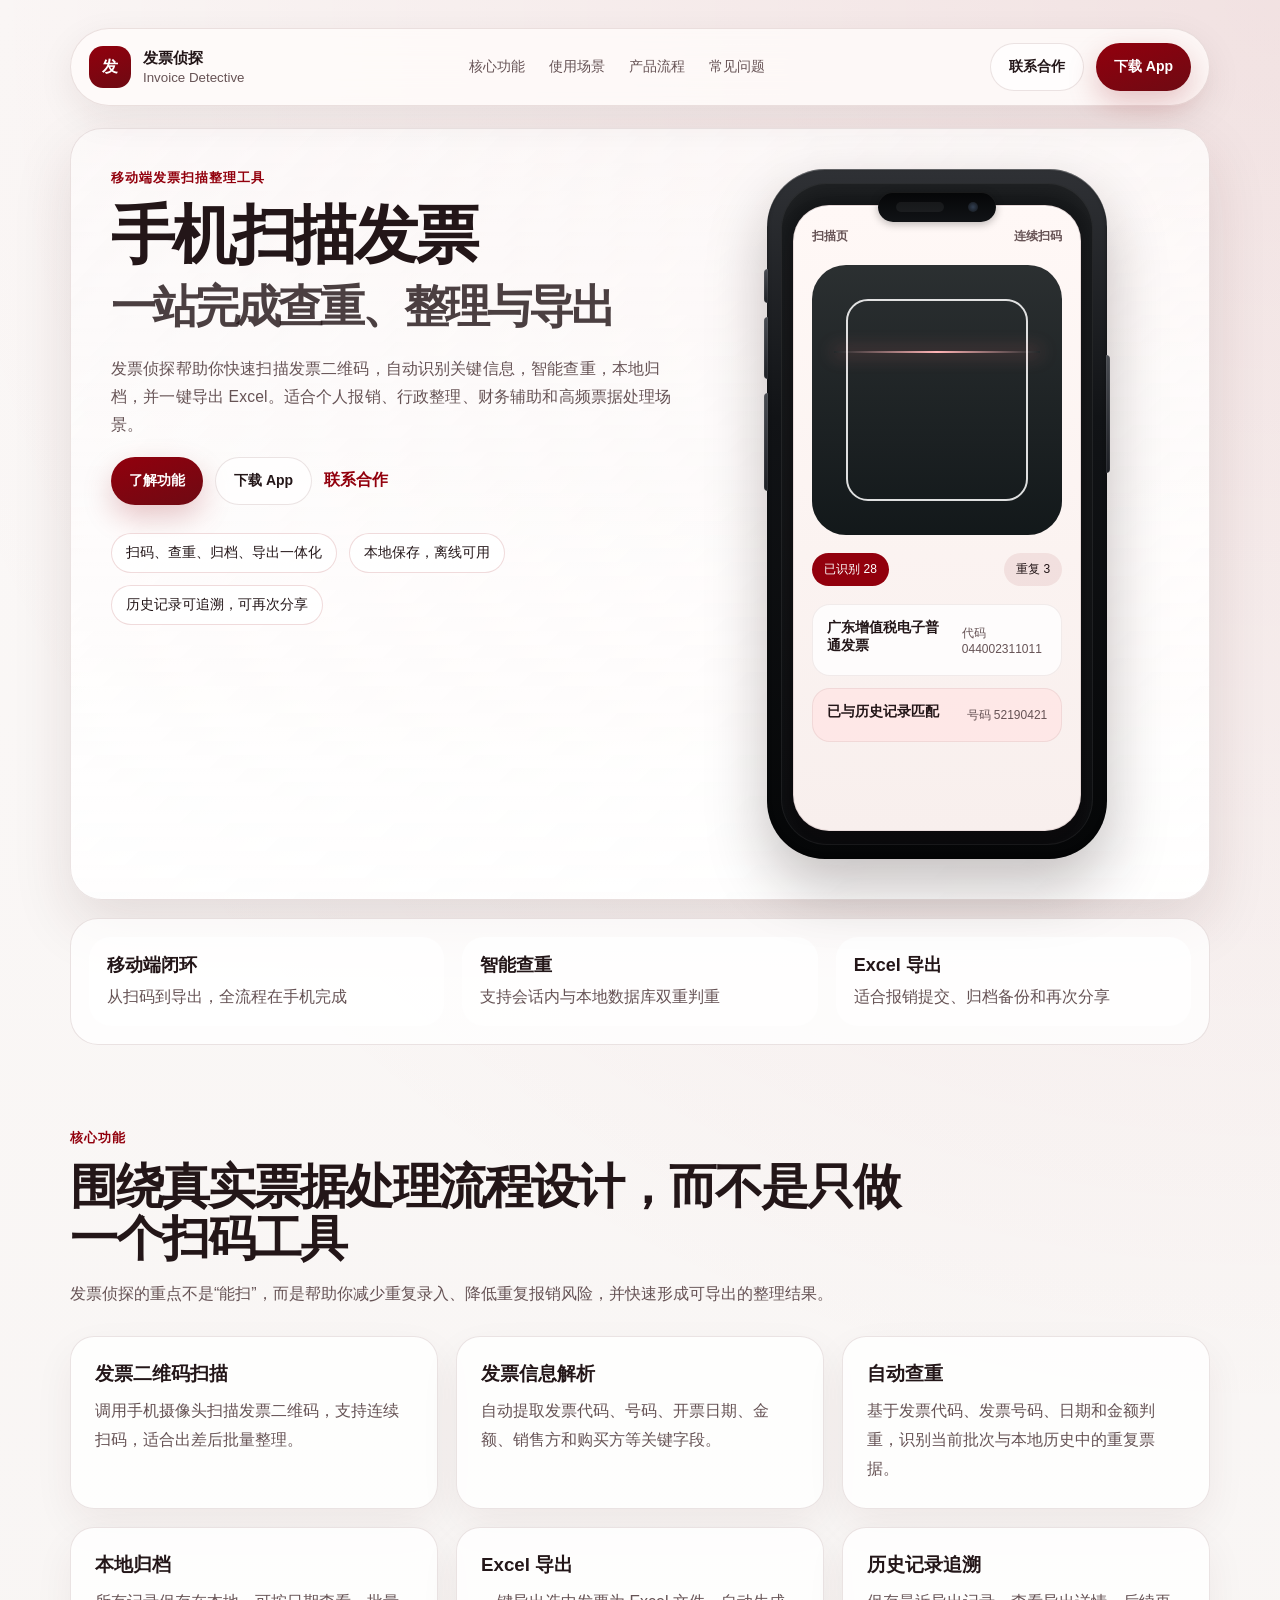
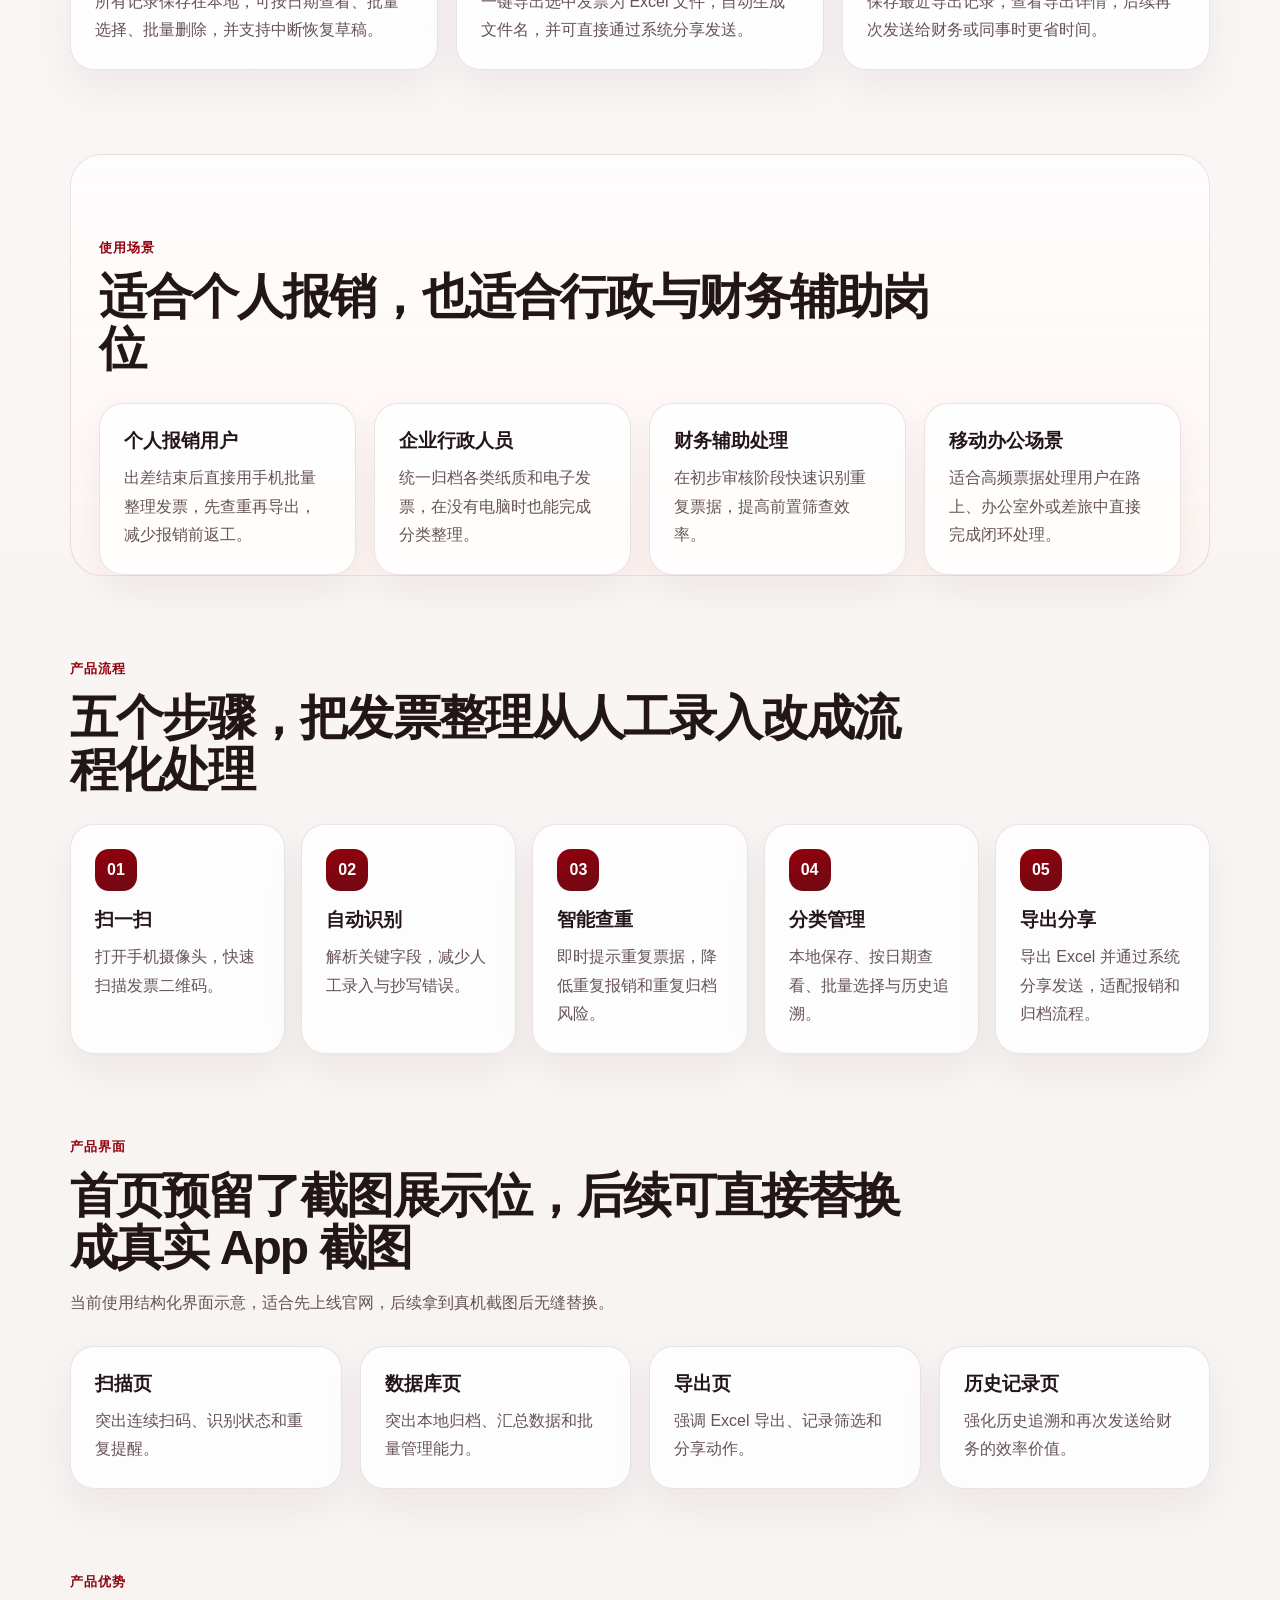
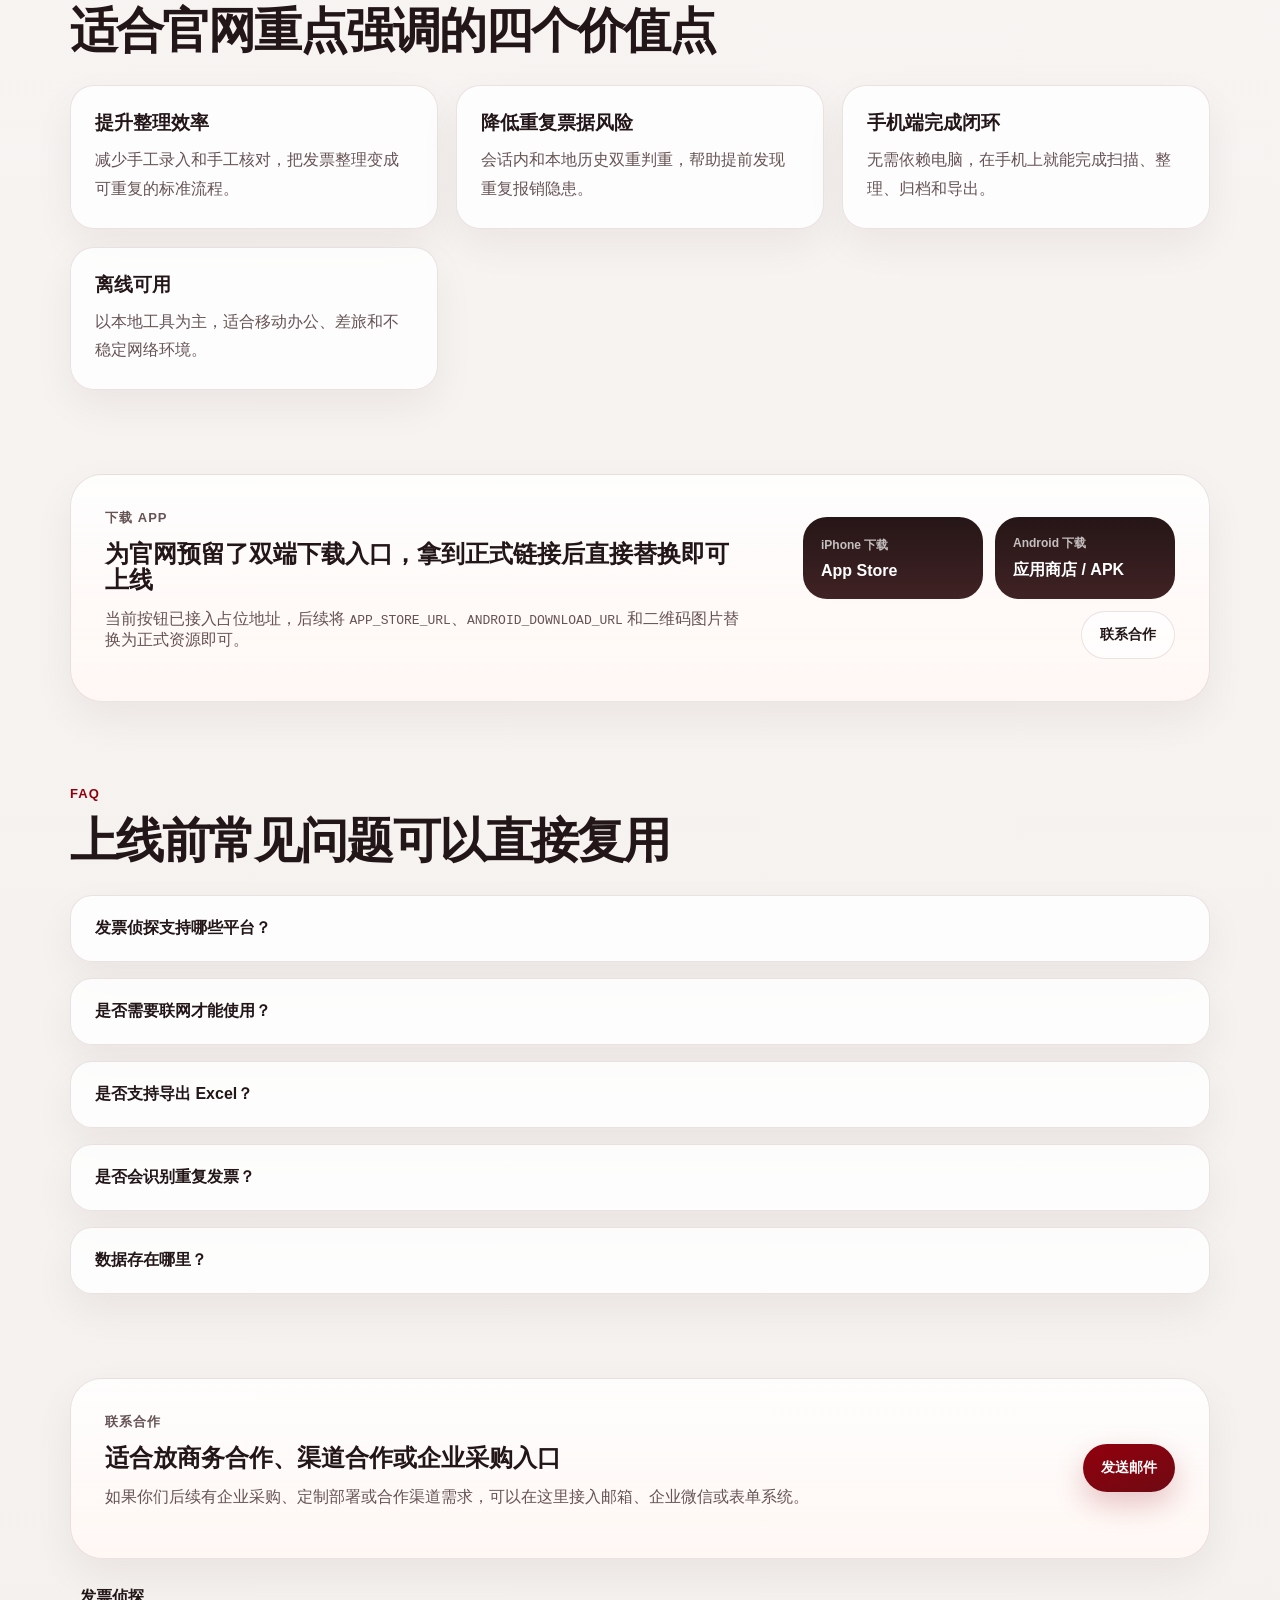
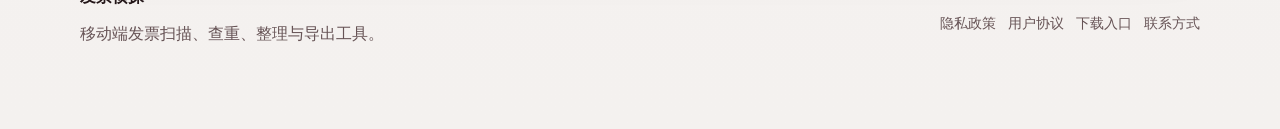
<file: index.html>
<!DOCTYPE html>
<html lang="zh-CN">
  <head>
    <meta charset="UTF-8" />
    <meta http-equiv="X-UA-Compatible" content="IE=edge" />
    <meta name="viewport" content="width=device-width, initial-scale=1.0" />
    <title>发票侦探 | 手机端发票扫描、查重、整理与 Excel 导出</title>
    <meta
      name="description"
      content="发票侦探是一款移动端发票管理 App，支持发票二维码扫描、信息识别、重复发票检测、本地归档、Excel 导出和历史记录查看，帮助个人与企业高效完成发票整理与报销准备。"
    />
    <meta
      name="keywords"
      content="发票扫描app,发票识别app,发票查重工具,发票整理软件,发票导出Excel,手机发票管理工具,报销发票整理app,发票归档工具,移动端发票扫描软件"
    />
    <meta name="author" content="发票侦探" />
    <meta name="robots" content="index,follow" />
    <meta property="og:type" content="website" />
    <meta property="og:title" content="发票侦探 | 手机端发票扫描、查重、整理与 Excel 导出" />
    <meta
      property="og:description"
      content="用手机快速扫描发票二维码，自动识别关键信息，智能查重，本地归档，并一键导出 Excel。"
    />
    <meta property="og:locale" content="zh_CN" />
    <meta property="og:site_name" content="发票侦探" />
    <meta name="theme-color" content="#92000D" />
    <link rel="canonical" href="https://www.example.com/" />
    <link rel="icon" href="./favicon.svg" type="image/svg+xml" />
    <link rel="stylesheet" href="./styles.css" />
    <link rel="preload" href="./styles.css" as="style" />
    <script type="application/ld+json">
      {
        "@context": "https://schema.org",
        "@type": "SoftwareApplication",
        "name": "发票侦探",
        "applicationCategory": "BusinessApplication",
        "operatingSystem": "iOS, Android",
        "description": "支持发票二维码扫描、发票信息识别、重复检测、本地归档、Excel 导出和历史记录管理的移动端发票整理工具。",
        "offers": {
          "@type": "Offer",
          "price": "0",
          "priceCurrency": "CNY"
        },
        "featureList": [
          "发票二维码扫描",
          "自动识别关键信息",
          "重复发票检测",
          "本地保存与归档",
          "Excel 导出与分享",
          "历史导出记录追溯"
        ]
      }
    </script>
    <script type="application/ld+json">
      {
        "@context": "https://schema.org",
        "@type": "FAQPage",
        "mainEntity": [
          {
            "@type": "Question",
            "name": "发票侦探支持哪些平台？",
            "acceptedAnswer": {
              "@type": "Answer",
              "text": "当前支持 iOS 和 Android 移动端，适合在手机上完成发票扫描、查重、整理与导出。"
            }
          },
          {
            "@type": "Question",
            "name": "是否支持导出 Excel？",
            "acceptedAnswer": {
              "@type": "Answer",
              "text": "支持。你可以将选中的发票记录导出为 Excel 文件，并通过系统分享功能发送给同事或财务。"
            }
          },
          {
            "@type": "Question",
            "name": "数据存在哪里？",
            "acceptedAnswer": {
              "@type": "Answer",
              "text": "当前以本地存储为主，适合离线整理、历史追溯和日常报销准备，不主打云端协作或企业级财务系统集成。"
            }
          }
        ]
      }
    </script>
  </head>
  <body>
    <div class="site-shell">
      <header class="topbar">
        <a class="brand" href="#hero" aria-label="发票侦探首页">
          <span class="brand-mark">发</span>
          <span class="brand-text">
            <strong>发票侦探</strong>
            <small>Invoice Detective</small>
          </span>
        </a>
        <nav class="nav" aria-label="主导航">
          <a href="#features">核心功能</a>
          <a href="#scenarios">使用场景</a>
          <a href="#workflow">产品流程</a>
          <a href="#faq">常见问题</a>
        </nav>
        <div class="topbar-actions">
          <a class="ghost-button" href="#contact">联系合作</a>
          <a class="solid-button" href="#download">下载 App</a>
        </div>
      </header>

      <main>
        <section class="hero" id="hero">
          <div class="hero-copy">
            <p class="eyebrow">移动端发票扫描整理工具</p>
            <h1>
              <span class="headline-primary">手机扫描发票</span>
              <span class="headline-secondary">一站完成查重、整理与导出</span>
            </h1>
            <p class="hero-text">
              发票侦探帮助你快速扫描发票二维码，自动识别关键信息，智能查重，本地归档，并一键导出
              Excel。适合个人报销、行政整理、财务辅助和高频票据处理场景。
            </p>
            <div class="cta-group">
              <a class="solid-button" href="#features">了解功能</a>
              <a class="ghost-button" href="#download">下载 App</a>
              <a class="text-link" href="#contact">联系合作</a>
            </div>
            <ul class="trust-points" aria-label="核心卖点">
              <li>扫码、查重、归档、导出一体化</li>
              <li>本地保存，离线可用</li>
              <li>历史记录可追溯，可再次分享</li>
            </ul>
          </div>

          <div class="hero-visual" aria-label="产品界面示意">
            <div class="device-shell hero-device">
              <div class="device-button volume-up"></div>
              <div class="device-button volume-down"></div>
              <div class="device-button action-button"></div>
              <div class="device-power-button"></div>
              <div class="device-bezel">
                <div class="device-island"></div>
                <div class="phone-card phone-scan hero-phone">
                  <div class="phone-header">
                    <span>扫描页</span>
                    <span>连续扫码</span>
                  </div>
                  <div class="scanner-window">
                    <div class="scanner-frame"></div>
                    <div class="scan-line"></div>
                  </div>
                  <div class="invoice-pill-row">
                    <span class="pill active">已识别 28</span>
                    <span class="pill">重复 3</span>
                  </div>
                  <div class="scan-list">
                    <div class="scan-item">
                      <strong>广东增值税电子普通发票</strong>
                      <span>代码 044002311011</span>
                    </div>
                    <div class="scan-item muted">
                      <strong>已与历史记录匹配</strong>
                      <span>号码 52190421</span>
                    </div>
                  </div>
                </div>
              </div>
            </div>
          </div>
        </section>

        <section class="stats-strip" aria-label="官网摘要数据">
          <article>
            <strong>移动端闭环</strong>
            <span>从扫码到导出，全流程在手机完成</span>
          </article>
          <article>
            <strong>智能查重</strong>
            <span>支持会话内与本地数据库双重判重</span>
          </article>
          <article>
            <strong>Excel 导出</strong>
            <span>适合报销提交、归档备份和再次分享</span>
          </article>
        </section>

        <section class="section" id="features">
          <div class="section-heading">
            <p class="eyebrow">核心功能</p>
            <h2>围绕真实票据处理流程设计，而不是只做一个扫码工具</h2>
            <p>
              发票侦探的重点不是“能扫”，而是帮助你减少重复录入、降低重复报销风险，并快速形成可导出的整理结果。
            </p>
          </div>
          <div class="feature-grid">
            <article class="feature-card"><h3>发票二维码扫描</h3><p>调用手机摄像头扫描发票二维码，支持连续扫码，适合出差后批量整理。</p></article>
            <article class="feature-card"><h3>发票信息解析</h3><p>自动提取发票代码、号码、开票日期、金额、销售方和购买方等关键字段。</p></article>
            <article class="feature-card"><h3>自动查重</h3><p>基于发票代码、发票号码、日期和金额判重，识别当前批次与本地历史中的重复票据。</p></article>
            <article class="feature-card"><h3>本地归档</h3><p>所有记录保存在本地，可按日期查看、批量选择、批量删除，并支持中断恢复草稿。</p></article>
            <article class="feature-card"><h3>Excel 导出</h3><p>一键导出选中发票为 Excel 文件，自动生成文件名，并可直接通过系统分享发送。</p></article>
            <article class="feature-card"><h3>历史记录追溯</h3><p>保存最近导出记录，查看导出详情，后续再次发送给财务或同事时更省时间。</p></article>
          </div>
        </section>

        <section class="section soft-panel" id="scenarios">
          <div class="section-heading">
            <p class="eyebrow">使用场景</p>
            <h2>适合个人报销，也适合行政与财务辅助岗位</h2>
          </div>
          <div class="scenario-grid">
            <article class="scenario-card"><h3>个人报销用户</h3><p>出差结束后直接用手机批量整理发票，先查重再导出，减少报销前返工。</p></article>
            <article class="scenario-card"><h3>企业行政人员</h3><p>统一归档各类纸质和电子发票，在没有电脑时也能完成分类整理。</p></article>
            <article class="scenario-card"><h3>财务辅助处理</h3><p>在初步审核阶段快速识别重复票据，提高前置筛查效率。</p></article>
            <article class="scenario-card"><h3>移动办公场景</h3><p>适合高频票据处理用户在路上、办公室外或差旅中直接完成闭环处理。</p></article>
          </div>
        </section>

        <section class="section" id="workflow">
          <div class="section-heading">
            <p class="eyebrow">产品流程</p>
            <h2>五个步骤，把发票整理从人工录入改成流程化处理</h2>
          </div>
          <div class="timeline">
            <article class="timeline-step"><span>01</span><h3>扫一扫</h3><p>打开手机摄像头，快速扫描发票二维码。</p></article>
            <article class="timeline-step"><span>02</span><h3>自动识别</h3><p>解析关键字段，减少人工录入与抄写错误。</p></article>
            <article class="timeline-step"><span>03</span><h3>智能查重</h3><p>即时提示重复票据，降低重复报销和重复归档风险。</p></article>
            <article class="timeline-step"><span>04</span><h3>分类管理</h3><p>本地保存、按日期查看、批量选择与历史追溯。</p></article>
            <article class="timeline-step"><span>05</span><h3>导出分享</h3><p>导出 Excel 并通过系统分享发送，适配报销和归档流程。</p></article>
          </div>
        </section>

        <section class="section showcase-section" id="showcase">
          <div class="section-heading">
            <p class="eyebrow">产品界面</p>
            <h2>首页预留了截图展示位，后续可直接替换成真实 App 截图</h2>
            <p>当前使用结构化界面示意，适合先上线官网，后续拿到真机截图后无缝替换。</p>
          </div>
          <div class="showcase-grid">
            <article class="showcase-card"><h3>扫描页</h3><p>突出连续扫码、识别状态和重复提醒。</p></article>
            <article class="showcase-card"><h3>数据库页</h3><p>突出本地归档、汇总数据和批量管理能力。</p></article>
            <article class="showcase-card"><h3>导出页</h3><p>强调 Excel 导出、记录筛选和分享动作。</p></article>
            <article class="showcase-card"><h3>历史记录页</h3><p>强化历史追溯和再次发送给财务的效率价值。</p></article>
          </div>
        </section>

        <section class="section advantage-section">
          <div class="section-heading">
            <p class="eyebrow">产品优势</p>
            <h2>适合官网重点强调的四个价值点</h2>
          </div>
          <div class="advantage-grid">
            <article class="advantage-card"><h3>提升整理效率</h3><p>减少手工录入和手工核对，把发票整理变成可重复的标准流程。</p></article>
            <article class="advantage-card"><h3>降低重复票据风险</h3><p>会话内和本地历史双重判重，帮助提前发现重复报销隐患。</p></article>
            <article class="advantage-card"><h3>手机端完成闭环</h3><p>无需依赖电脑，在手机上就能完成扫描、整理、归档和导出。</p></article>
            <article class="advantage-card"><h3>离线可用</h3><p>以本地工具为主，适合移动办公、差旅和不稳定网络环境。</p></article>
          </div>
        </section>

        <section class="section download-section" id="download">
          <div class="download-card">
            <div>
              <p class="eyebrow">下载 App</p>
              <h2>为官网预留了双端下载入口，拿到正式链接后直接替换即可上线</h2>
              <p>当前按钮已接入占位地址，后续将 <code>APP_STORE_URL</code>、<code>ANDROID_DOWNLOAD_URL</code> 和二维码图片替换为正式资源即可。</p>
            </div>
            <div class="download-actions">
              <a class="store-button" href="APP_STORE_URL" target="_blank" rel="noreferrer"><span>iPhone 下载</span><strong>App Store</strong></a>
              <a class="store-button" href="ANDROID_DOWNLOAD_URL" target="_blank" rel="noreferrer"><span>Android 下载</span><strong>应用商店 / APK</strong></a>
              <a class="ghost-button" href="#contact">联系合作</a>
            </div>
          </div>
        </section>

        <section class="section faq-section" id="faq">
          <div class="section-heading">
            <p class="eyebrow">FAQ</p>
            <h2>上线前常见问题可以直接复用</h2>
          </div>
          <div class="faq-list">
            <details><summary>发票侦探支持哪些平台？</summary><p>当前支持 iOS 和 Android，重点服务移动端票据扫描、查重、整理与导出场景。</p></details>
            <details><summary>是否需要联网才能使用？</summary><p>产品以本地工具能力为主，官网文案建议强调“本地保存，离线可用”，避免过度承诺云端能力。</p></details>
            <details><summary>是否支持导出 Excel？</summary><p>支持。你可以将选中的发票数据导出为 Excel 文件，并通过系统分享发送给财务或同事。</p></details>
            <details><summary>是否会识别重复发票？</summary><p>支持。系统会基于发票代码、号码、开票日期和金额进行判重，并提示会话内或本地历史中的重复记录。</p></details>
            <details><summary>数据存在哪里？</summary><p>目前以本地存储为主，适合个人和中小团队票据整理，不主打多人协作或企业级审批流。</p></details>
          </div>
        </section>

        <section class="section contact-section" id="contact">
          <div class="contact-card">
            <div>
              <p class="eyebrow">联系合作</p>
              <h2>适合放商务合作、渠道合作或企业采购入口</h2>
              <p>如果你们后续有企业采购、定制部署或合作渠道需求，可以在这里接入邮箱、企业微信或表单系统。</p>
            </div>
            <a class="solid-button" href="mailto:hello@example.com">发送邮件</a>
          </div>
        </section>
      </main>

      <footer class="footer">
        <div>
          <strong>发票侦探</strong>
          <p>移动端发票扫描、查重、整理与导出工具。</p>
        </div>
        <div class="footer-links">
          <a href="./privacy.html">隐私政策</a>
          <a href="./terms.html">用户协议</a>
          <a href="#download">下载入口</a>
          <a href="#contact">联系方式</a>
        </div>
      </footer>
    </div>

    <script src="./script.js"></script>
  </body>
</html>
</file>
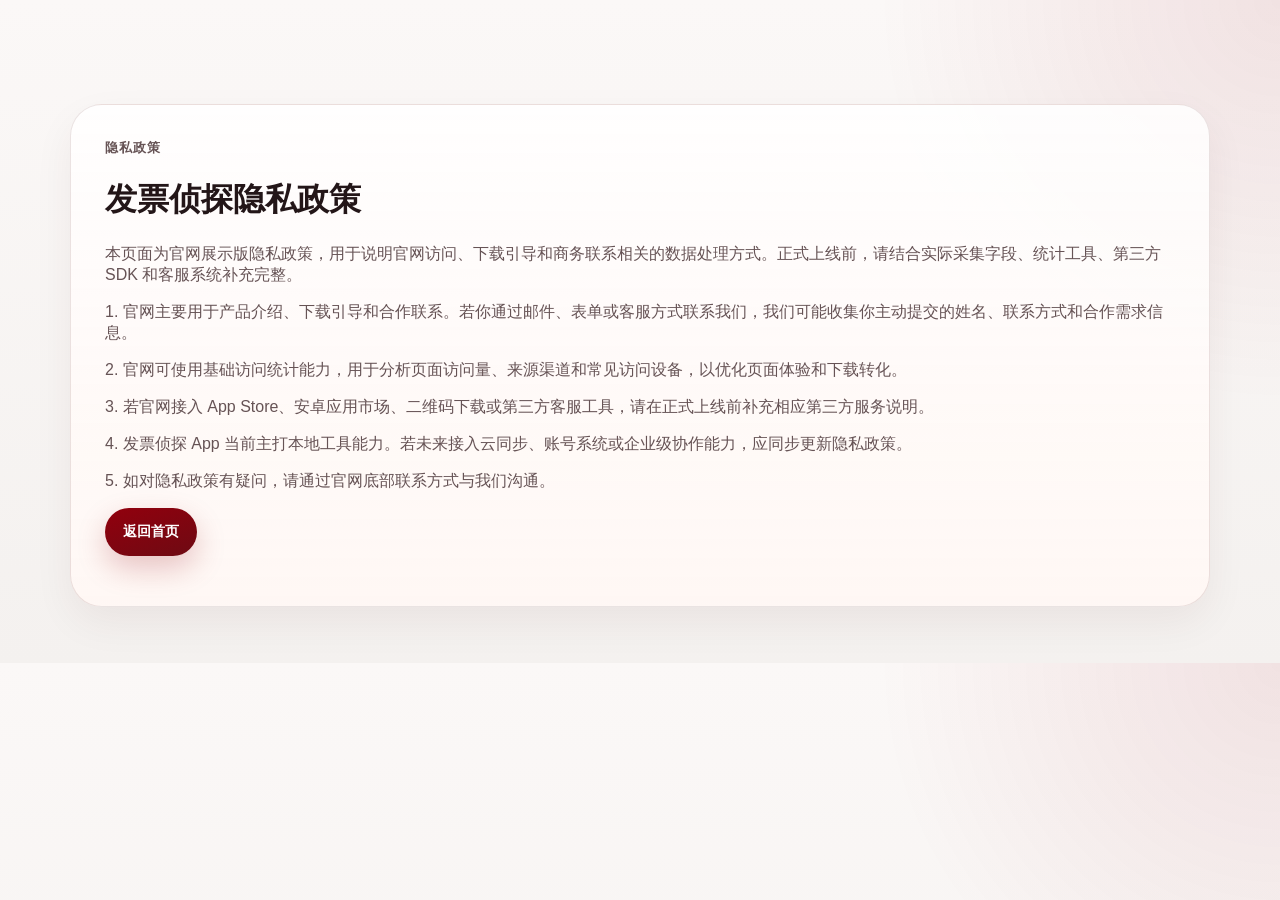
<file: privacy.html>
<!DOCTYPE html>
<html lang="zh-CN">
  <head>
    <meta charset="UTF-8" />
    <meta name="viewport" content="width=device-width, initial-scale=1.0" />
    <title>发票侦探隐私政策</title>
    <meta name="description" content="发票侦探官网隐私政策，说明官网访问、联系合作和下载入口相关的数据处理原则。" />
    <link rel="stylesheet" href="./styles.css" />
  </head>
  <body>
    <div class="site-shell">
      <main class="section">
        <div class="contact-card" style="display:block">
          <p class="eyebrow">隐私政策</p>
          <h1>发票侦探隐私政策</h1>
          <p>本页面为官网展示版隐私政策，用于说明官网访问、下载引导和商务联系相关的数据处理方式。正式上线前，请结合实际采集字段、统计工具、第三方 SDK 和客服系统补充完整。</p>
          <p>1. 官网主要用于产品介绍、下载引导和合作联系。若你通过邮件、表单或客服方式联系我们，我们可能收集你主动提交的姓名、联系方式和合作需求信息。</p>
          <p>2. 官网可使用基础访问统计能力，用于分析页面访问量、来源渠道和常见访问设备，以优化页面体验和下载转化。</p>
          <p>3. 若官网接入 App Store、安卓应用市场、二维码下载或第三方客服工具，请在正式上线前补充相应第三方服务说明。</p>
          <p>4. 发票侦探 App 当前主打本地工具能力。若未来接入云同步、账号系统或企业级协作能力，应同步更新隐私政策。</p>
          <p>5. 如对隐私政策有疑问，请通过官网底部联系方式与我们沟通。</p>
          <p><a class="solid-button" href="./index.html">返回首页</a></p>
        </div>
      </main>
    </div>
  </body>
</html>
</file>
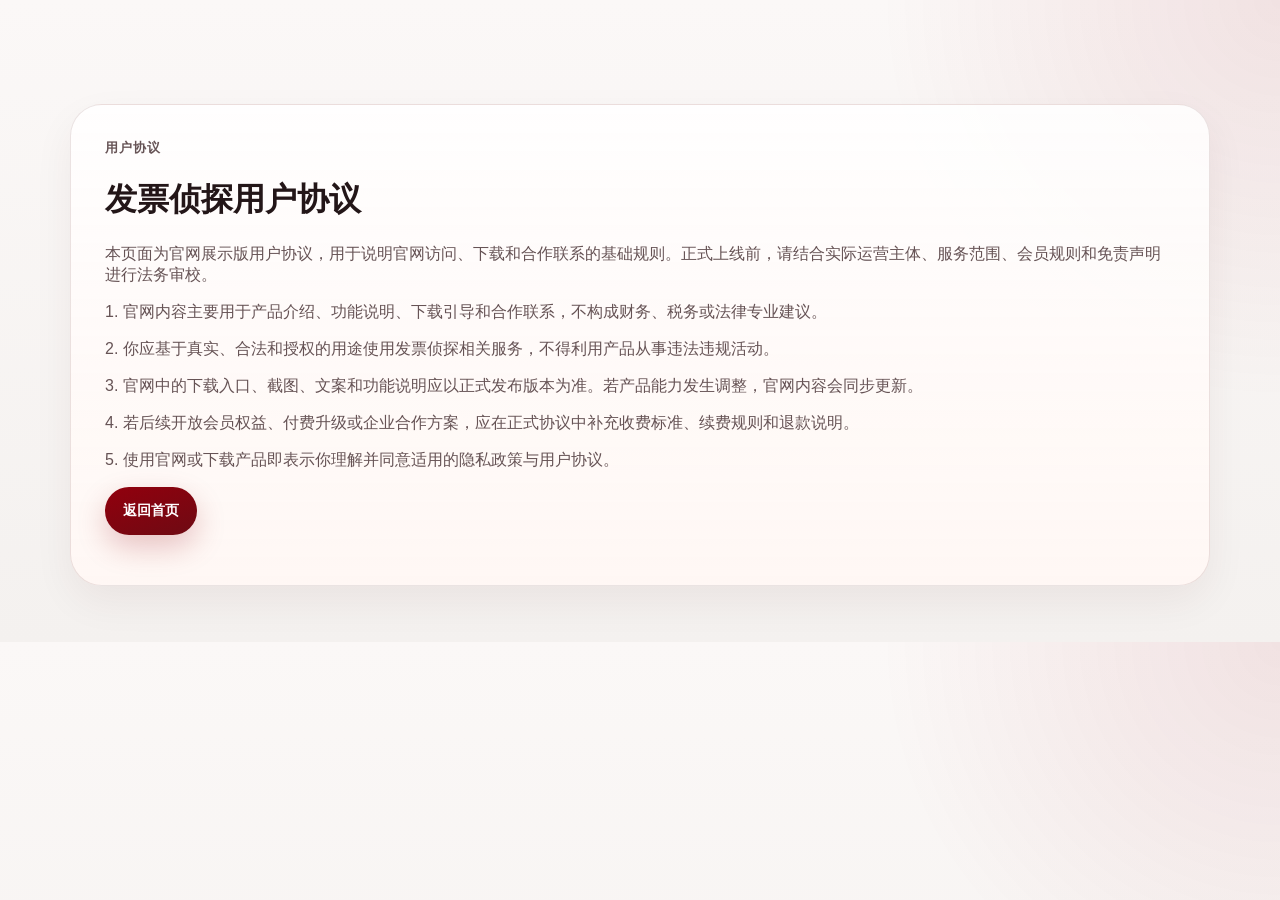
<file: terms.html>
<!DOCTYPE html>
<html lang="zh-CN">
  <head>
    <meta charset="UTF-8" />
    <meta name="viewport" content="width=device-width, initial-scale=1.0" />
    <title>发票侦探用户协议</title>
    <meta name="description" content="发票侦探官网用户协议，说明官网访问、下载和联系合作的基础使用规则。" />
    <link rel="stylesheet" href="./styles.css" />
  </head>
  <body>
    <div class="site-shell">
      <main class="section">
        <div class="contact-card" style="display:block">
          <p class="eyebrow">用户协议</p>
          <h1>发票侦探用户协议</h1>
          <p>本页面为官网展示版用户协议，用于说明官网访问、下载和合作联系的基础规则。正式上线前，请结合实际运营主体、服务范围、会员规则和免责声明进行法务审校。</p>
          <p>1. 官网内容主要用于产品介绍、功能说明、下载引导和合作联系，不构成财务、税务或法律专业建议。</p>
          <p>2. 你应基于真实、合法和授权的用途使用发票侦探相关服务，不得利用产品从事违法违规活动。</p>
          <p>3. 官网中的下载入口、截图、文案和功能说明应以正式发布版本为准。若产品能力发生调整，官网内容会同步更新。</p>
          <p>4. 若后续开放会员权益、付费升级或企业合作方案，应在正式协议中补充收费标准、续费规则和退款说明。</p>
          <p>5. 使用官网或下载产品即表示你理解并同意适用的隐私政策与用户协议。</p>
          <p><a class="solid-button" href="./index.html">返回首页</a></p>
        </div>
      </main>
    </div>
  </body>
</html>
</file>
<file: styles.css>
:root {
  --bg: #f4f1ef;
  --panel: #fffdfc;
  --line: rgba(94, 33, 38, 0.12);
  --text: #231618;
  --muted: #665355;
  --brand: #92000d;
  --brand-deep: #6e0a13;
  --shadow: 0 24px 60px rgba(66, 24, 24, 0.12);
  --radius-xl: 32px;
  --radius-lg: 24px;
  --container: 1180px;
  --font-sans: "MiSans", "HarmonyOS Sans SC", "PingFang SC", "Microsoft YaHei", sans-serif;
}

* { box-sizing: border-box; }
html { scroll-behavior: smooth; }
body {
  margin: 0;
  color: var(--text);
  font-family: var(--font-sans);
  background:
    radial-gradient(circle at top right, rgba(146, 0, 13, 0.09), transparent 28%),
    linear-gradient(180deg, #fbf8f7 0%, var(--bg) 100%);
}
a { color: inherit; text-decoration: none; }

.site-shell {
  width: min(100%, var(--container));
  margin: 0 auto;
  padding: 20px 20px 56px;
}

.topbar {
  position: sticky;
  top: 12px;
  z-index: 10;
  display: flex;
  align-items: center;
  justify-content: space-between;
  gap: 16px;
  padding: 14px 18px;
  margin-top: 8px;
  border: 1px solid var(--line);
  border-radius: 999px;
  background: rgba(255, 252, 251, 0.82);
  box-shadow: 0 12px 36px rgba(63, 22, 25, 0.08);
  backdrop-filter: blur(18px);
}

.brand, .topbar-actions, .cta-group, .download-actions, .footer-links {
  display: flex;
  align-items: center;
  gap: 12px;
}

.brand-mark {
  display: grid;
  place-items: center;
  width: 42px;
  height: 42px;
  border-radius: 14px;
  font-weight: 800;
  color: #fff;
  background: linear-gradient(160deg, var(--brand) 0%, var(--brand-deep) 100%);
}

.brand-text { display: flex; flex-direction: column; gap: 2px; }
.brand-text strong { font-size: 15px; }
.brand-text small, .nav a, .hero-text, .feature-card p, .scenario-card p, .timeline-step p, .showcase-card p, .advantage-card p, .download-card p, .faq-list p, .contact-card p, .footer p { color: var(--muted); }

.nav { display: flex; align-items: center; gap: 24px; }
.nav a { font-size: 14px; }

.solid-button, .ghost-button, .store-button {
  display: inline-flex;
  align-items: center;
  justify-content: center;
  gap: 8px;
  min-height: 48px;
  padding: 0 18px;
  border-radius: 999px;
  font-size: 14px;
  font-weight: 700;
  transition: transform 180ms ease, box-shadow 180ms ease, background 180ms ease;
}

.solid-button {
  color: #fff;
  background: linear-gradient(160deg, var(--brand) 0%, var(--brand-deep) 100%);
  box-shadow: 0 12px 30px rgba(146, 0, 13, 0.22);
}

.ghost-button {
  border: 1px solid var(--line);
  background: rgba(255, 255, 255, 0.7);
}

.text-link { color: var(--brand); font-weight: 700; }
.solid-button:hover, .ghost-button:hover, .store-button:hover { transform: translateY(-2px); }

.hero {
  display: grid;
  grid-template-columns: 1.1fr 0.9fr;
  gap: 28px;
  margin-top: 22px;
  padding: 40px;
  border: 1px solid var(--line);
  border-radius: var(--radius-xl);
  background:
    linear-gradient(180deg, rgba(255, 255, 255, 0.72), rgba(255, 255, 255, 0.94)),
    linear-gradient(135deg, rgba(146, 0, 13, 0.06), rgba(255, 243, 237, 0.65));
  box-shadow: var(--shadow);
}

.eyebrow {
  margin: 0 0 14px;
  color: var(--brand);
  font-size: 13px;
  font-weight: 800;
  letter-spacing: 0.08em;
  text-transform: uppercase;
}

.hero h1, .section-heading h2, .download-card h2, .contact-card h2 {
  margin: 0;
  line-height: 1.08;
}

.hero h1 {
  max-width: 12ch;
  display: flex;
  flex-direction: column;
  gap: 10px;
  font-size: clamp(2.4rem, 5vw, 4.1rem);
  letter-spacing: -0.05em;
}

.headline-primary {
  display: block;
  font-size: 1em;
  font-weight: 800;
}

.headline-secondary {
  display: block;
  color: rgba(35, 22, 24, 0.82);
  font-size: 0.7em;
  font-weight: 700;
  line-height: 1.18;
  white-space: nowrap;
}

.hero-text {
  max-width: 700px;
  margin: 22px 0 0;
  font-size: 0.98rem;
  line-height: 1.78;
  letter-spacing: 0.01em;
}

.trust-points {
  display: flex;
  flex-wrap: wrap;
  gap: 12px;
  padding: 0;
  margin: 28px 0 0;
  list-style: none;
}

.trust-points li {
  padding: 10px 14px;
  border: 1px solid rgba(146, 0, 13, 0.14);
  border-radius: 999px;
  background: rgba(255, 255, 255, 0.78);
  font-size: 14px;
}

.hero-visual {
  display: flex;
  align-items: center;
  justify-content: center;
  min-height: 520px;
}

.device-shell {
  position: relative;
  width: 340px;
  padding: 14px;
  border-radius: 58px;
  background: linear-gradient(180deg, #2f3135 0%, #111316 36%, #050607 100%);
  box-shadow:
    0 28px 60px rgba(29, 14, 16, 0.26),
    inset 0 1px 0 rgba(255, 255, 255, 0.26),
    inset 0 -2px 4px rgba(0, 0, 0, 0.4);
}

.device-bezel {
  position: relative;
  overflow: hidden;
  padding: 22px 12px 14px;
  border-radius: 46px;
  background: linear-gradient(180deg, #151719 0%, #090a0c 100%);
  box-shadow:
    inset 0 0 0 1px rgba(255, 255, 255, 0.06),
    inset 0 10px 22px rgba(255, 255, 255, 0.05);
}

.device-island {
  position: absolute;
  top: 9px;
  left: 50%;
  width: 118px;
  height: 30px;
  transform: translateX(-50%);
  border-radius: 999px;
  background: linear-gradient(180deg, #050607 0%, #111316 100%);
  box-shadow:
    inset 0 1px 0 rgba(255, 255, 255, 0.08),
    0 2px 8px rgba(0, 0, 0, 0.28);
}

.device-island::before,
.device-island::after {
  content: "";
  position: absolute;
  top: 50%;
  transform: translateY(-50%);
  border-radius: 999px;
}

.device-island::before {
  left: 18px;
  width: 48px;
  height: 10px;
  background: rgba(255, 255, 255, 0.06);
}

.device-island::after {
  right: 18px;
  width: 10px;
  height: 10px;
  background: radial-gradient(circle, rgba(60, 76, 99, 0.8), rgba(18, 20, 23, 0.9));
}

.device-button,
.device-power-button {
  position: absolute;
  background: linear-gradient(180deg, #494c52 0%, #1e2025 100%);
  box-shadow: inset 0 0 0 1px rgba(255, 255, 255, 0.06);
}

.device-button {
  left: -3px;
  width: 4px;
  border-radius: 4px 0 0 4px;
}

.volume-up {
  top: 148px;
  height: 62px;
}

.volume-down {
  top: 224px;
  height: 98px;
}

.action-button {
  top: 100px;
  height: 34px;
}

.device-power-button {
  right: -3px;
  top: 186px;
  width: 4px;
  height: 118px;
  border-radius: 0 4px 4px 0;
}

.phone-card {
  width: 260px;
  min-height: 530px;
  padding: 18px;
  border: 1px solid rgba(87, 29, 35, 0.12);
  border-radius: 34px;
  background: linear-gradient(180deg, #fff 0%, #f7efed 100%);
  box-shadow: 0 18px 44px rgba(45, 16, 18, 0.14);
}

.hero-phone {
  width: 100%;
  min-height: 622px;
  aspect-ratio: 1320 / 2868;
  padding: 22px 18px 18px;
  border-radius: 36px;
  transform: none;
  background: linear-gradient(180deg, #fff8f6 0%, #f8efed 100%);
  box-shadow:
    inset 0 1px 0 rgba(255, 255, 255, 0.9),
    0 10px 24px rgba(45, 16, 18, 0.08);
}

.phone-header, .invoice-pill-row, .summary-grid, .db-item, .scan-item {
  display: flex;
  align-items: center;
  justify-content: space-between;
  gap: 12px;
}

.phone-header {
  margin-bottom: 20px;
  font-size: 12px;
  font-weight: 700;
  color: var(--muted);
}

.scanner-window {
  position: relative;
  height: 270px;
  margin-bottom: 18px;
  overflow: hidden;
  border-radius: 34px;
  background: linear-gradient(180deg, rgba(14, 20, 22, 0.88), rgba(14, 20, 22, 0.98));
}

.scanner-frame {
  position: absolute;
  inset: 34px;
  border: 2px solid rgba(255, 255, 255, 0.86);
  border-radius: 22px;
}

.scan-line {
  position: absolute;
  left: 22px;
  right: 22px;
  top: 86px;
  height: 2px;
  background: linear-gradient(90deg, transparent, #ffb4b6, transparent);
  box-shadow: 0 0 18px rgba(255, 128, 128, 0.9);
  animation: pulse 2.5s ease-in-out infinite;
}

.pill {
  padding: 8px 12px;
  border-radius: 999px;
  font-size: 12px;
  background: rgba(146, 0, 13, 0.08);
}

.pill.active { color: #fff; background: var(--brand); }
.scan-list, .db-list { display: grid; gap: 12px; margin-top: 18px; }

.cta-group {
  margin-top: 18px;
}

.scan-item, .db-item {
  padding: 14px;
  border-radius: 18px;
  background: rgba(255, 255, 255, 0.78);
  border: 1px solid rgba(87, 29, 35, 0.08);
}

.scan-item strong, .db-item strong { display: block; margin-bottom: 6px; font-size: 14px; }
.scan-item span, .db-item span, .db-item em { font-size: 12px; color: var(--muted); font-style: normal; }
.scan-item.muted, .db-item.duplicate { background: rgba(255, 228, 229, 0.75); }

.summary-grid > div {
  flex: 1;
  padding: 18px 14px;
  border-radius: 20px;
  background: rgba(146, 0, 13, 0.06);
}

.summary-grid strong { display: block; font-size: 28px; }
.summary-grid span { color: var(--muted); font-size: 12px; }

.stats-strip {
  display: grid;
  grid-template-columns: repeat(3, 1fr);
  gap: 18px;
  padding: 18px;
  margin-top: 18px;
  border: 1px solid var(--line);
  border-radius: 28px;
  background: rgba(255, 255, 255, 0.74);
}

.stats-strip article {
  padding: 16px 18px;
  border-radius: 22px;
  background: rgba(255, 255, 255, 0.85);
}

.stats-strip strong { display: block; margin-bottom: 6px; font-size: 18px; }
.stats-strip span { color: var(--muted); line-height: 1.7; }

.section { padding: 84px 0 0; }
.section-heading { max-width: 860px; margin-bottom: 28px; }
.section-heading h2 { font-size: clamp(2rem, 4vw, 3rem); letter-spacing: -0.04em; }
.section-heading p:last-child { margin: 14px 0 0; color: var(--muted); line-height: 1.85; }

.feature-grid, .scenario-grid, .showcase-grid, .advantage-grid { display: grid; gap: 18px; }
.feature-grid, .advantage-grid { grid-template-columns: repeat(3, minmax(0, 1fr)); }
.scenario-grid, .showcase-grid { grid-template-columns: repeat(4, minmax(0, 1fr)); }

.feature-card, .scenario-card, .showcase-card, .advantage-card, .timeline-step, .download-card, .contact-card, .faq-list details {
  border: 1px solid var(--line);
  background: rgba(255, 255, 255, 0.82);
  box-shadow: 0 16px 40px rgba(60, 20, 20, 0.06);
}

.feature-card, .scenario-card, .showcase-card, .advantage-card, .timeline-step {
  padding: 24px;
  border-radius: var(--radius-lg);
}

.feature-card h3, .scenario-card h3, .showcase-card h3, .advantage-card h3, .timeline-step h3 { margin: 0 0 10px; }
.feature-card p, .scenario-card p, .showcase-card p, .advantage-card p, .timeline-step p { margin: 0; line-height: 1.8; }

.soft-panel {
  padding: 84px 28px 0;
  margin-top: 84px;
  border: 1px solid var(--line);
  border-radius: var(--radius-xl);
  background: linear-gradient(180deg, rgba(255, 255, 255, 0.76), rgba(255, 246, 243, 0.82));
}

.timeline { display: grid; grid-template-columns: repeat(5, minmax(0, 1fr)); gap: 16px; }
.timeline-step span {
  display: inline-flex;
  align-items: center;
  justify-content: center;
  width: 42px;
  height: 42px;
  margin-bottom: 16px;
  border-radius: 14px;
  color: #fff;
  font-weight: 800;
  background: linear-gradient(160deg, var(--brand) 0%, var(--brand-deep) 100%);
}

.download-card, .contact-card {
  display: flex;
  align-items: center;
  justify-content: space-between;
  gap: 28px;
  padding: 34px;
  border-radius: var(--radius-xl);
  background: linear-gradient(180deg, rgba(255, 255, 255, 0.86), rgba(255, 247, 244, 0.96));
}

.download-actions { flex-wrap: wrap; justify-content: flex-end; }
.store-button {
  flex-direction: column;
  align-items: flex-start;
  min-width: 180px;
  min-height: 82px;
  padding: 16px 18px;
  border-radius: 24px;
  color: #fff;
  background: linear-gradient(180deg, #261617 0%, #402224 100%);
}

.store-button span { color: rgba(255, 255, 255, 0.72); font-size: 12px; }
.store-button strong { font-size: 16px; }

.faq-list { display: grid; gap: 16px; }
.faq-list details { padding: 22px 24px; border-radius: 22px; }
.faq-list summary { cursor: pointer; font-weight: 700; list-style: none; }
.faq-list summary::-webkit-details-marker { display: none; }
.faq-list p { margin: 14px 0 0; line-height: 1.85; }

.footer {
  display: flex;
  align-items: center;
  justify-content: space-between;
  gap: 18px;
  padding: 28px 10px 12px;
}

.footer-links { flex-wrap: wrap; }
.footer-links a { color: var(--muted); font-size: 14px; }

@keyframes pulse {
  0%, 100% { transform: translateY(-24px); opacity: 0.3; }
  50% { transform: translateY(36px); opacity: 1; }
}

@media (max-width: 1100px) {
  .hero, .download-card, .contact-card {
    grid-template-columns: 1fr;
    flex-direction: column;
    align-items: flex-start;
  }
  .hero { padding: 28px; }
  .hero-visual { min-height: auto; width: 100%; flex-wrap: wrap; }
  .feature-grid, .advantage-grid, .scenario-grid, .showcase-grid, .timeline, .stats-strip { grid-template-columns: repeat(2, minmax(0, 1fr)); }
  .topbar { border-radius: 28px; }
  .nav { display: none; }
}

@media (max-width: 720px) {
  .site-shell { padding-inline: 14px; }
  .topbar, .stats-strip, .download-card, .contact-card, .footer, .hero { border-radius: 24px; }
  .topbar { flex-wrap: wrap; justify-content: center; }
  .topbar-actions, .cta-group, .download-actions, .footer { width: 100%; justify-content: center; }
  .hero h1 { max-width: none; }
  .feature-grid, .advantage-grid, .scenario-grid, .showcase-grid, .timeline, .stats-strip { grid-template-columns: 1fr; }
  .phone-card { width: 100%; min-height: auto; }
  .device-shell {
    width: 100%;
    max-width: 360px;
  }
  .hero-phone { min-height: auto; }
  .soft-panel { padding-inline: 16px; }
}
</file>
